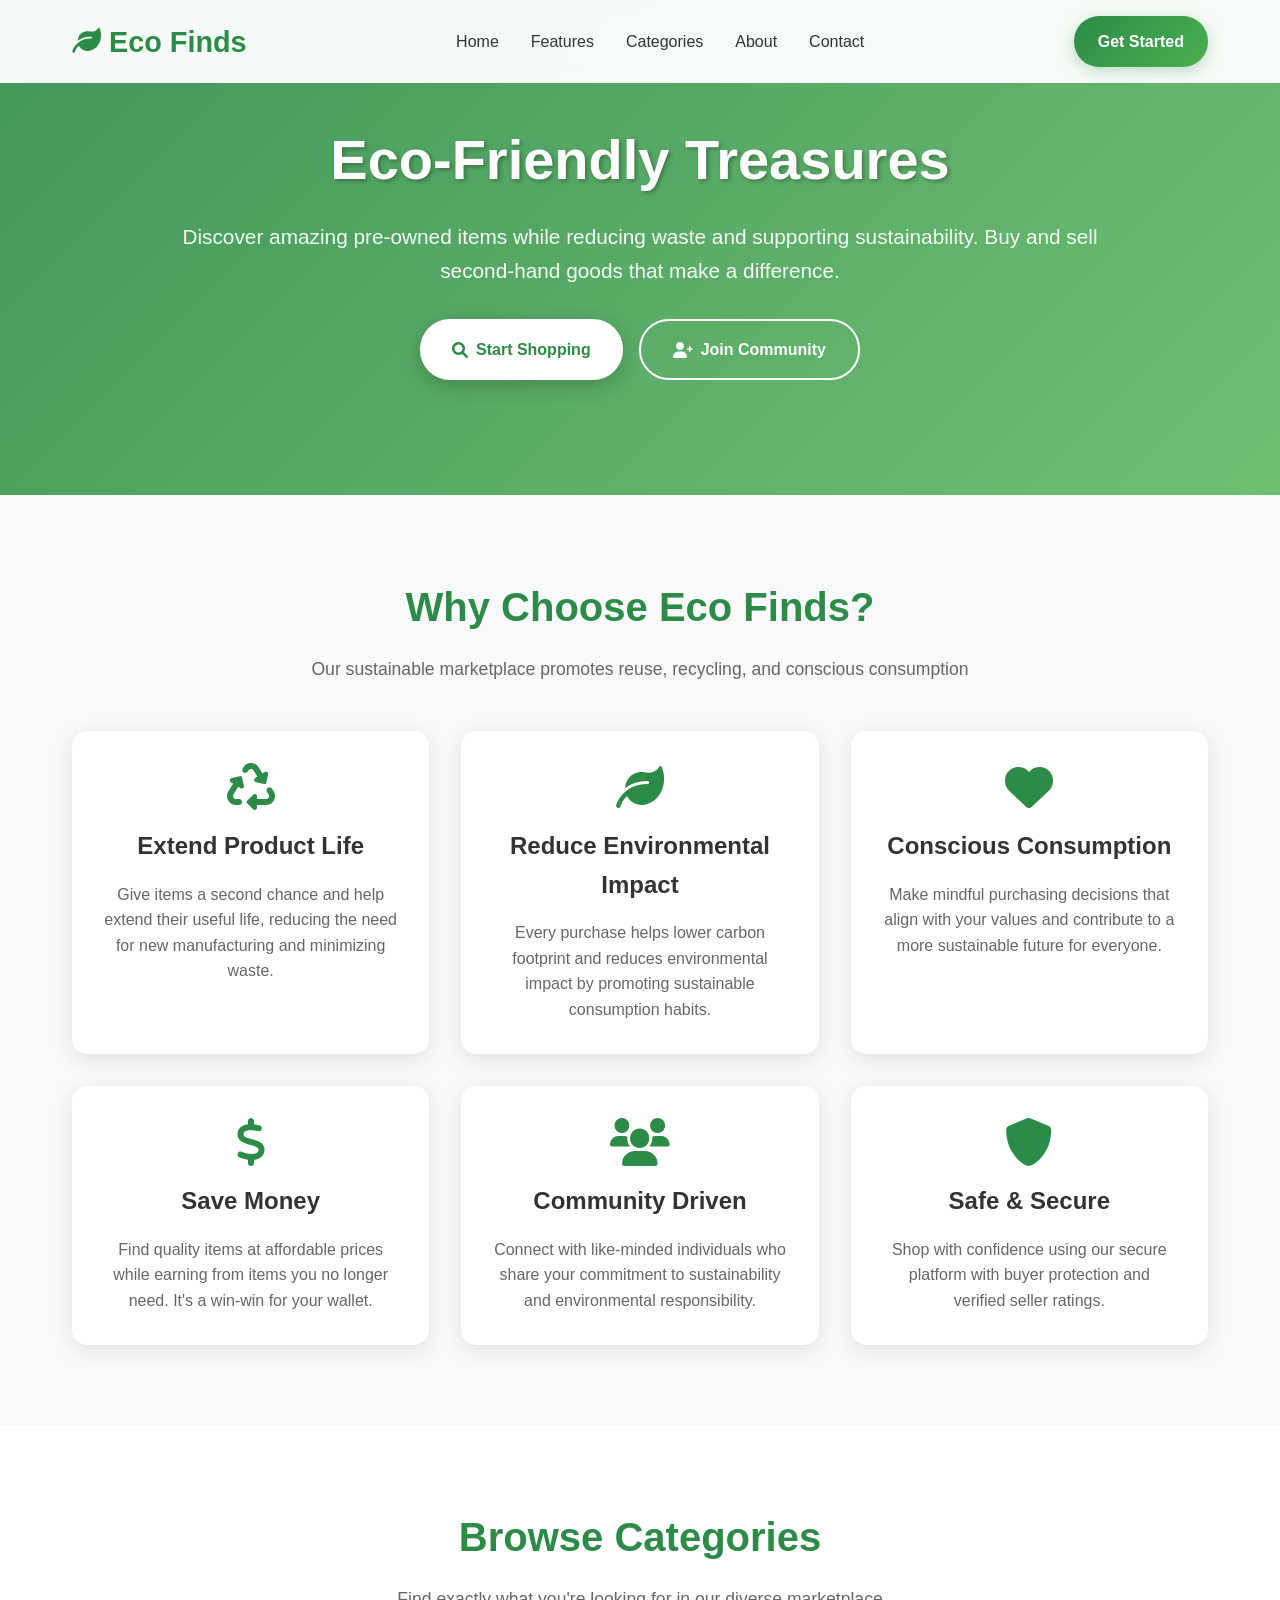
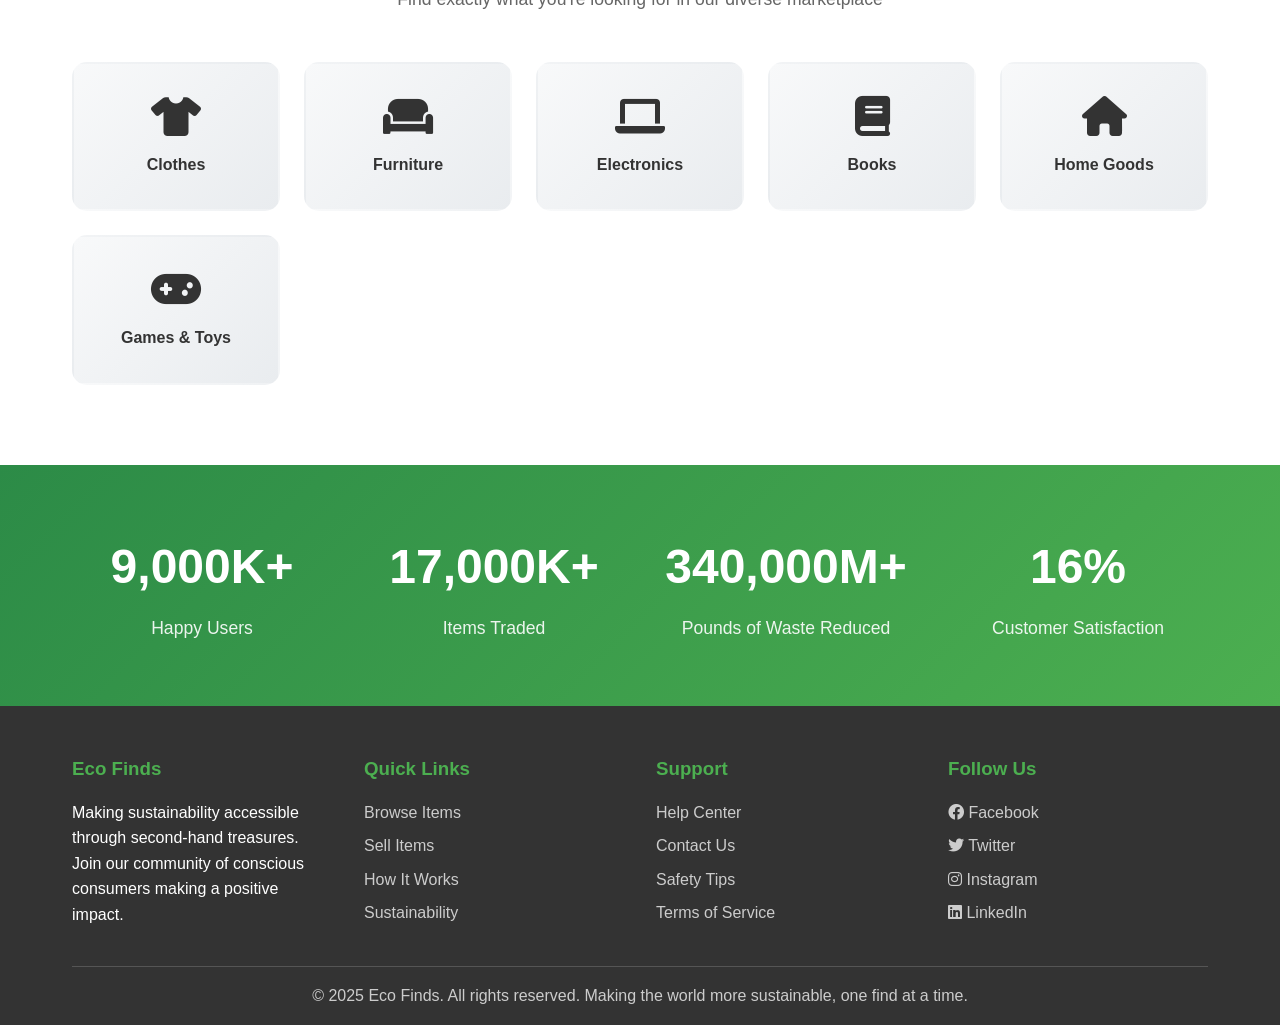
<file: index.html>
<!DOCTYPE html>
<html lang="en">
<head>
    <meta charset="UTF-8">
    <meta name="viewport" content="width=device-width, initial-scale=1.0">
    <title>Eco Finds - Sustainable Second-Hand Marketplace</title>
    
    <!-- External Libraries -->
    <link href="https://cdnjs.cloudflare.com/ajax/libs/font-awesome/6.0.0/css/all.min.css" rel="stylesheet">
    
    <!-- Link to your CSS file -->
    <link rel="stylesheet" href="styles.css">
</head>
<body>
    <!-- Header -->
    <header class="header">
        <nav class="nav-container">
            <div class="logo">
                <i class="fas fa-leaf"></i>
                Eco Finds
            </div>
            <ul class="nav-links">
                <li><a href="#home">Home</a></li>
                <li><a href="#features">Features</a></li>
                <li><a href="#categories">Categories</a></li>
                <li><a href="#about">About</a></li>
                <li><a href="#contact">Contact</a></li>
            </ul>
            <a href="#signup" class="cta-button" id="openModal">Get Started</a>
            <div class="mobile-toggle">
                <span></span>
                <span></span>
                <span></span>
            </div>
        </nav>
    </header>

    <!-- Hero Section -->
    <section class="hero" id="home">
        <div class="hero-content">
            <h1 class="floating">Eco-Friendly Treasures</h1>
            <p>Discover amazing pre-owned items while reducing waste and supporting sustainability. Buy and sell second-hand goods that make a difference.</p>
            <div class="hero-buttons">
                <a href="#browse" class="btn-primary">
                    <i class="fas fa-search"></i>
                    Start Shopping
                </a>
                <a href="#signup" class="btn-secondary" id="heroSignup">
                    <i class="fas fa-user-plus"></i>
                    Join Community
                </a>
            </div>
        </div>
    </section>

    <!-- Features Section -->
    <section class="features" id="features">
        <div class="container">
            <div class="section-title">
                <h2>Why Choose Eco Finds?</h2>
                <p>Our sustainable marketplace promotes reuse, recycling, and conscious consumption</p>
            </div>
            <div class="features-grid">
                <div class="feature-card">
                    <i class="fas fa-recycle feature-icon"></i>
                    <h3>Extend Product Life</h3>
                    <p>Give items a second chance and help extend their useful life, reducing the need for new manufacturing and minimizing waste.</p>
                </div>
                <div class="feature-card">
                    <i class="fas fa-leaf feature-icon"></i>
                    <h3>Reduce Environmental Impact</h3>
                    <p>Every purchase helps lower carbon footprint and reduces environmental impact by promoting sustainable consumption habits.</p>
                </div>
                <div class="feature-card">
                    <i class="fas fa-heart feature-icon"></i>
                    <h3>Conscious Consumption</h3>
                    <p>Make mindful purchasing decisions that align with your values and contribute to a more sustainable future for everyone.</p>
                </div>
                <div class="feature-card">
                    <i class="fas fa-dollar-sign feature-icon"></i>
                    <h3>Save Money</h3>
                    <p>Find quality items at affordable prices while earning from items you no longer need. It's a win-win for your wallet.</p>
                </div>
                <div class="feature-card">
                    <i class="fas fa-users feature-icon"></i>
                    <h3>Community Driven</h3>
                    <p>Connect with like-minded individuals who share your commitment to sustainability and environmental responsibility.</p>
                </div>
                <div class="feature-card">
                    <i class="fas fa-shield-alt feature-icon"></i>
                    <h3>Safe & Secure</h3>
                    <p>Shop with confidence using our secure platform with buyer protection and verified seller ratings.</p>
                </div>
            </div>
        </div>
    </section>

    <!-- Categories Section -->
    <section class="categories" id="categories">
        <div class="container">
            <div class="section-title">
                <h2>Browse Categories</h2>
                <p>Find exactly what you're looking for in our diverse marketplace</p>
            </div>
            <div class="categories-grid">
                <div class="category-item">
                    <i class="fas fa-tshirt category-icon"></i>
                    <h4>Clothes</h4>
                </div>
                <div class="category-item">
                <a href="furniture.html" style="text-decoration: none; color: inherit; display: block;">
                <i class="fas fa-couch category-icon"></i>
                <h4>Furniture</h4>
                </a>
                </div>
                <div class="category-item">
                    <i class="fas fa-laptop category-icon"></i>
                    <h4>Electronics</h4>
                </div>
                <div class="category-item">
                    <i class="fas fa-book category-icon"></i>
                    <h4>Books</h4>
                </div>
                <div class="category-item">
                    <i class="fas fa-home category-icon"></i>
                    <h4>Home Goods</h4>
                </div>
                <div class="category-item">
                    <i class="fas fa-gamepad category-icon"></i>
                    <h4>Games & Toys</h4>
                </div>
            </div>
        </div>
    </section>

    <!-- Stats Section -->
    <section class="stats">
        <div class="container">
            <div class="stats-grid">
                <div class="stat-item">
                    <h3>50K+</h3>
                    <p>Happy Users</p>
                </div>
                <div class="stat-item">
                    <h3>100K+</h3>
                    <p>Items Traded</p>
                </div>
                <div class="stat-item">
                    <h3>2M+</h3>
                    <p>Pounds of Waste Reduced</p>
                </div>
                <div class="stat-item">
                    <h3>95%</h3>
                    <p>Customer Satisfaction</p>
                </div>
            </div>
        </div>
    </section>

    <!-- Footer -->
    <footer class="footer">
        <div class="container">
            <div class="footer-content">
                <div class="footer-section">
                    <h3>Eco Finds</h3>
                    <p>Making sustainability accessible through second-hand treasures. Join our community of conscious consumers making a positive impact.</p>
                </div>
                <div class="footer-section">
                    <h3>Quick Links</h3>
                    <a href="#browse">Browse Items</a>
                    <a href="#sell">Sell Items</a>
                    <a href="#how-it-works">How It Works</a>
                    <a href="#sustainability">Sustainability</a>
                </div>
                <div class="footer-section">
                    <h3>Support</h3>
                    <a href="#help">Help Center</a>
                    <a href="#contact">Contact Us</a>
                    <a href="#safety">Safety Tips</a>
                    <a href="#terms">Terms of Service</a>
                </div>
                <div class="footer-section">
                    <h3>Follow Us</h3>
                    <a href="#"><i class="fab fa-facebook"></i> Facebook</a>
                    <a href="#"><i class="fab fa-twitter"></i> Twitter</a>
                    <a href="#"><i class="fab fa-instagram"></i> Instagram</a>
                    <a href="#"><i class="fab fa-linkedin"></i> LinkedIn</a>
                </div>
            </div>
            <div class="footer-bottom">
                <p>&copy; 2025 Eco Finds. All rights reserved. Making the world more sustainable, one find at a time.</p>
            </div>
        </div>
    </footer>

    <!-- Registration/Login Modal -->
    <div id="authModal" class="modal">
        <div class="modal-content">
            <span class="close-modal" id="closeModal">&times;</span>
            <div class="modal-header">
                <h2 id="modalTitle">Join Eco Finds</h2>
                <p id="modalSubtitle">Start your sustainable shopping journey today</p>
            </div>
            
            <div class="success-message" id="successMessage"></div>
            <div class="error-message" id="errorMessage"></div>
            
            <form class="auth-form" id="authForm">
                <!-- Google Sign-In Button -->
                <button type="button" class="google-signin-btn" id="googleSignIn">
                    <i class="fab fa-google"></i>
                    <span id="googleBtnText">Continue with Google</span>
                    <div class="loading-spinner" id="googleSpinner"></div>
                </button>
                
                <div class="divider">
                    <span>or</span>
                </div>
                
                <!-- Traditional Form -->
                <div class="form-group" id="nameGroup">
                    <label for="fullName">Full Name</label>
                    <input type="text" id="fullName" class="form-input" placeholder="Enter your full name" required>
                </div>
                
                <div class="form-group">
                    <label for="email">Email Address</label>
                    <input type="email" id="email" class="form-input" placeholder="Enter your email" required>
                </div>
                
                <div class="form-group">
                    <label for="password">Password</label>
                    <input type="password" id="password" class="form-input" placeholder="Create a password" required>
                </div>
                
                <div class="form-group" id="confirmPasswordGroup">
                    <label for="confirmPassword">Confirm Password</label>
                    <input type="password" id="confirmPassword" class="form-input" placeholder="Confirm your password" required>
                </div>
                
                <button type="submit" class="submit-btn" id="submitBtn">
                    <span id="submitBtnText">Create Account</span>
                    <div class="loading-spinner" id="formSpinner"></div>
                </button>
                
                <div class="auth-toggle">
                    <span id="toggleText">Already have an account?</span>
                    <a href="#" id="toggleMode">Sign In</a>
                </div>
            </form>
        </div>
    </div>

    <!-- Link to your JavaScript file -->
    <script src="script.js"></script>
</body>
</html>
</file>
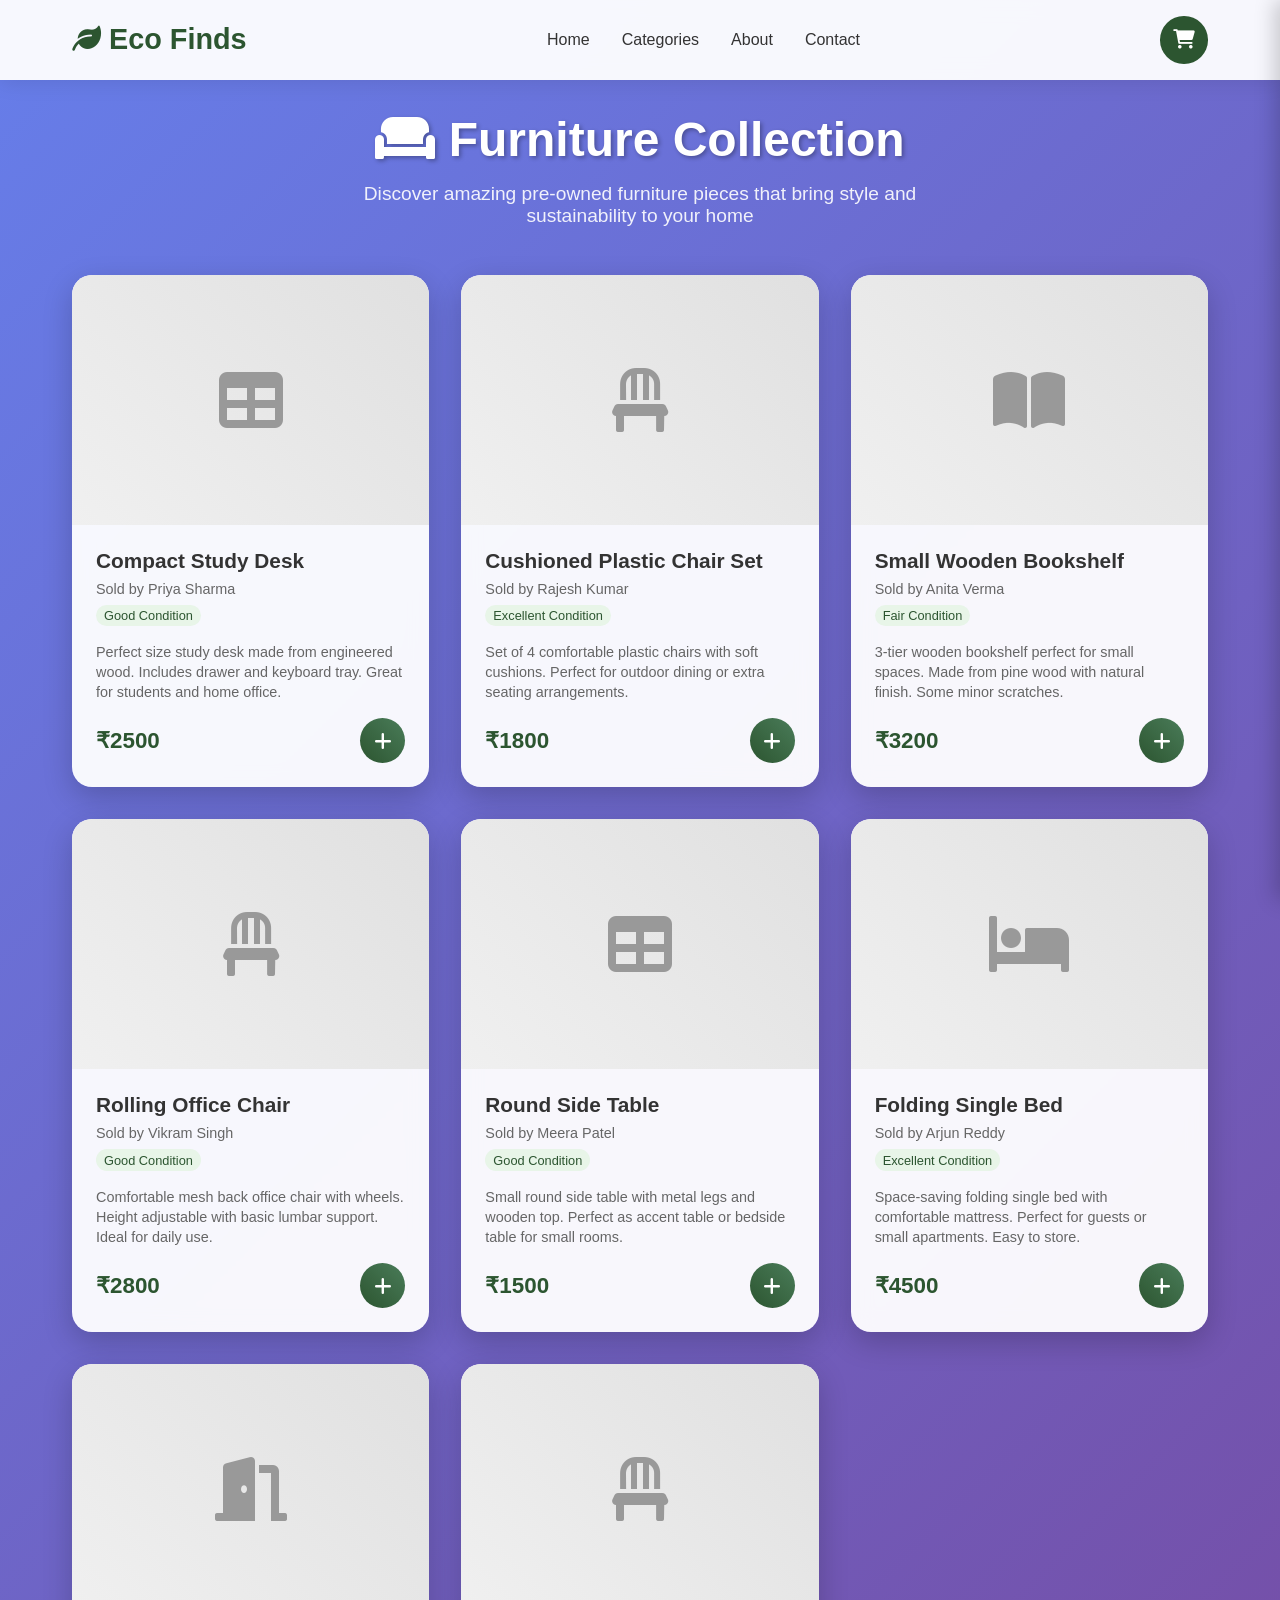
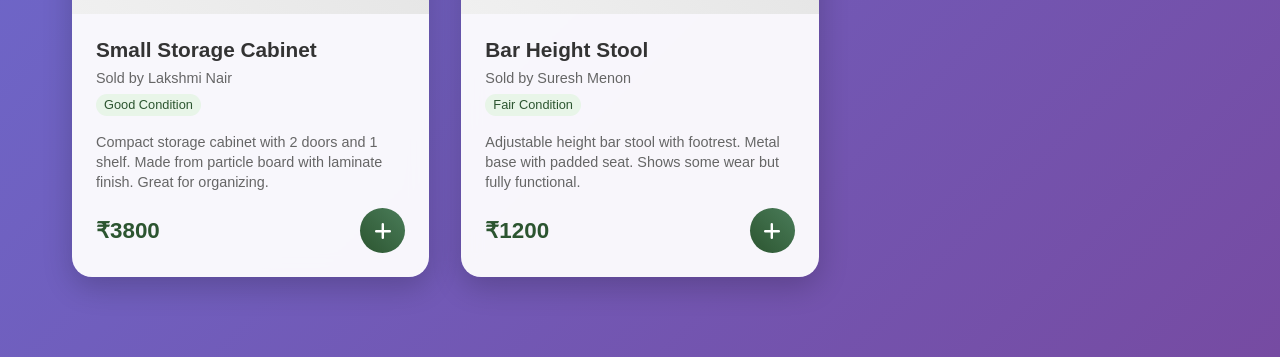
<file: furniture.html>
<!DOCTYPE html>
<html lang="en">
<head>
    <meta charset="UTF-8">
    <meta name="viewport" content="width=device-width, initial-scale=1.0">
    <title>Furniture - Eco Finds</title>
    
    <!-- External Libraries -->
    <link href="https://cdnjs.cloudflare.com/ajax/libs/font-awesome/6.0.0/css/all.min.css" rel="stylesheet">
    
    <style>
        * {
            margin: 0;
            padding: 0;
            box-sizing: border-box;
        }

        body {
            font-family: 'Segoe UI', Tahoma, Geneva, Verdana, sans-serif;
            background: linear-gradient(135deg, #667eea 0%, #764ba2 100%);
            min-height: 100vh;
            color: #333;
        }

        /* Header */
        .header {
            background: rgba(255, 255, 255, 0.95);
            backdrop-filter: blur(10px);
            padding: 1rem 0;
            box-shadow: 0 2px 20px rgba(0, 0, 0, 0.1);
            position: sticky;
            top: 0;
            z-index: 1000;
        }

        .nav-container {
            max-width: 1200px;
            margin: 0 auto;
            display: flex;
            justify-content: space-between;
            align-items: center;
            padding: 0 2rem;
        }

        .logo {
            font-size: 1.8rem;
            font-weight: bold;
            color: #2c5530;
            display: flex;
            align-items: center;
            gap: 0.5rem;
        }

        .nav-links {
            display: flex;
            list-style: none;
            gap: 2rem;
        }

        .nav-links a {
            text-decoration: none;
            color: #333;
            font-weight: 500;
            transition: color 0.3s ease;
        }

        .nav-links a:hover {
            color: #2c5530;
        }

        .cart-icon {
            position: relative;
            background: #2c5530;
            color: white;
            padding: 0.8rem;
            border-radius: 50%;
            cursor: pointer;
            transition: all 0.3s ease;
            border: none;
            font-size: 1.2rem;
        }

        .cart-icon:hover {
            background: #1e3a21;
            transform: scale(1.1);
        }

        .cart-count {
            position: absolute;
            top: -8px;
            right: -8px;
            background: #ff6b6b;
            color: white;
            border-radius: 50%;
            width: 24px;
            height: 24px;
            display: flex;
            align-items: center;
            justify-content: center;
            font-size: 0.8rem;
            font-weight: bold;
        }

        /* Main Content */
        .container {
            max-width: 1200px;
            margin: 0 auto;
            padding: 2rem;
        }

        .page-header {
            text-align: center;
            margin-bottom: 3rem;
            color: white;
        }

        .page-header h1 {
            font-size: 3rem;
            margin-bottom: 1rem;
            text-shadow: 2px 2px 4px rgba(0, 0, 0, 0.3);
        }

        .page-header p {
            font-size: 1.2rem;
            opacity: 0.9;
            max-width: 600px;
            margin: 0 auto;
        }

        /* Furniture Grid */
        .furniture-grid {
            display: grid;
            grid-template-columns: repeat(auto-fit, minmax(300px, 1fr));
            gap: 2rem;
            margin-bottom: 3rem;
        }

        .furniture-card {
            background: rgba(255, 255, 255, 0.95);
            backdrop-filter: blur(10px);
            border-radius: 20px;
            overflow: hidden;
            box-shadow: 0 10px 30px rgba(0, 0, 0, 0.2);
            transition: all 0.3s ease;
            position: relative;
        }

        .furniture-card:hover {
            transform: translateY(-10px);
            box-shadow: 0 20px 40px rgba(0, 0, 0, 0.3);
        }

        .furniture-image {
            height: 250px;
            background: linear-gradient(45deg, #f0f0f0, #e0e0e0);
            display: flex;
            align-items: center;
            justify-content: center;
            font-size: 4rem;
            color: #999;
            position: relative;
            overflow: hidden;
        }

        .furniture-image::before {
            content: '';
            position: absolute;
            top: 0;
            left: 0;
            right: 0;
            bottom: 0;
            background: linear-gradient(45deg, transparent 30%, rgba(255, 255, 255, 0.1) 50%, transparent 70%);
            transform: translateX(-100%);
            animation: shimmer 2s infinite;
        }

        @keyframes shimmer {
            0% { transform: translateX(-100%); }
            100% { transform: translateX(100%); }
        }

        .furniture-info {
            padding: 1.5rem;
        }

        .furniture-name {
            font-size: 1.3rem;
            font-weight: bold;
            color: #333;
            margin-bottom: 0.5rem;
        }

        .furniture-seller {
            color: #666;
            font-size: 0.9rem;
            margin-bottom: 0.5rem;
        }

        .furniture-condition {
            display: inline-block;
            background: #e8f5e8;
            color: #2c5530;
            padding: 0.2rem 0.5rem;
            border-radius: 12px;
            font-size: 0.8rem;
            margin-bottom: 1rem;
        }

        .furniture-description {
            color: #666;
            font-size: 0.9rem;
            line-height: 1.4;
            margin-bottom: 1rem;
        }

        .furniture-footer {
            display: flex;
            justify-content: space-between;
            align-items: center;
        }

        .furniture-price {
            font-size: 1.4rem;
            font-weight: bold;
            color: #2c5530;
        }

        .add-to-cart {
            background: linear-gradient(45deg, #2c5530, #4a7c59);
            color: white;
            border: none;
            padding: 0.8rem;
            border-radius: 50%;
            cursor: pointer;
            transition: all 0.3s ease;
            font-size: 1.2rem;
            width: 45px;
            height: 45px;
            display: flex;
            align-items: center;
            justify-content: center;
        }

        .add-to-cart:hover {
            background: linear-gradient(45deg, #1e3a21, #2c5530);
            transform: scale(1.1) rotate(90deg);
        }

        .add-to-cart:active {
            transform: scale(0.95);
        }

        /* Cart Sidebar */
        .cart-sidebar {
            position: fixed;
            top: 0;
            right: -400px;
            width: 400px;
            height: 100vh;
            background: rgba(255, 255, 255, 0.98);
            backdrop-filter: blur(20px);
            box-shadow: -5px 0 20px rgba(0, 0, 0, 0.2);
            z-index: 2000;
            transition: right 0.3s ease;
            overflow-y: auto;
        }

        .cart-sidebar.open {
            right: 0;
        }

        .cart-header {
            padding: 2rem;
            border-bottom: 1px solid #eee;
            display: flex;
            justify-content: space-between;
            align-items: center;
        }

        .cart-header h2 {
            color: #333;
            margin: 0;
        }

        .close-cart {
            background: none;
            border: none;
            font-size: 1.5rem;
            cursor: pointer;
            color: #666;
            transition: color 0.3s ease;
        }

        .close-cart:hover {
            color: #333;
        }

        .cart-items {
            padding: 1rem;
        }

        .cart-item {
            display: flex;
            align-items: center;
            gap: 1rem;
            padding: 1rem;
            border-bottom: 1px solid #f0f0f0;
            transition: background 0.3s ease;
        }

        .cart-item:hover {
            background: rgba(44, 85, 48, 0.05);
        }

        .cart-item-icon {
            width: 60px;
            height: 60px;
            background: linear-gradient(45deg, #f0f0f0, #e0e0e0);
            border-radius: 10px;
            display: flex;
            align-items: center;
            justify-content: center;
            color: #999;
            font-size: 1.5rem;
        }

        .cart-item-details {
            flex: 1;
        }

        .cart-item-name {
            font-weight: bold;
            color: #333;
            margin-bottom: 0.2rem;
        }

        .cart-item-price {
            color: #2c5530;
            font-weight: bold;
        }

        .remove-item {
            background: #ff6b6b;
            color: white;
            border: none;
            padding: 0.5rem;
            border-radius: 50%;
            cursor: pointer;
            transition: all 0.3s ease;
        }

        .remove-item:hover {
            background: #ff5252;
            transform: scale(1.1);
        }

        .cart-total {
            padding: 2rem;
            border-top: 2px solid #eee;
            background: rgba(44, 85, 48, 0.05);
        }

        .total-amount {
            font-size: 1.5rem;
            font-weight: bold;
            color: #2c5530;
            margin-bottom: 1rem;
        }

        .checkout-btn {
            width: 100%;
            background: linear-gradient(45deg, #2c5530, #4a7c59);
            color: white;
            border: none;
            padding: 1rem;
            border-radius: 10px;
            font-size: 1.1rem;
            font-weight: bold;
            cursor: pointer;
            transition: all 0.3s ease;
        }

        .checkout-btn:hover {
            background: linear-gradient(45deg, #1e3a21, #2c5530);
            transform: translateY(-2px);
        }

        .empty-cart {
            text-align: center;
            padding: 3rem 2rem;
            color: #666;
        }

        .empty-cart i {
            font-size: 4rem;
            color: #ddd;
            margin-bottom: 1rem;
        }

        /* Cart Overlay */
        .cart-overlay {
            position: fixed;
            top: 0;
            left: 0;
            width: 100%;
            height: 100%;
            background: rgba(0, 0, 0, 0.5);
            z-index: 1500;
            opacity: 0;
            visibility: hidden;
            transition: all 0.3s ease;
        }

        .cart-overlay.active {
            opacity: 1;
            visibility: visible;
        }

        /* Success Animation */
        .success-animation {
            position: fixed;
            top: 50%;
            left: 50%;
            transform: translate(-50%, -50%);
            background: rgba(44, 85, 48, 0.95);
            color: white;
            padding: 2rem;
            border-radius: 20px;
            text-align: center;
            z-index: 3000;
            opacity: 0;
            scale: 0;
            transition: all 0.3s ease;
        }

        .success-animation.show {
            opacity: 1;
            scale: 1;
        }

        .success-animation i {
            font-size: 3rem;
            margin-bottom: 1rem;
        }

        /* Responsive */
        @media (max-width: 768px) {
            .nav-links {
                display: none;
            }
            
            .cart-sidebar {
                width: 100%;
                right: -100%;
            }
            
            .furniture-grid {
                grid-template-columns: 1fr;
            }
            
            .page-header h1 {
                font-size: 2rem;
            }
        }
    </style>
</head>
<body>
    <!-- Header -->
    <header class="header">
        <nav class="nav-container">
            <div class="logo">
                <i class="fas fa-leaf"></i>
                Eco Finds
            </div>
            <ul class="nav-links">
                <li><a href="index.html">Home</a></li>
                <li><a href="#categories">Categories</a></li>
                <li><a href="#about">About</a></li>
                <li><a href="#contact">Contact</a></li>
            </ul>
            <button class="cart-icon" id="cartToggle">
                <i class="fas fa-shopping-cart"></i>
                <span class="cart-count" id="cartCount">0</span>
            </button>
        </nav>
    </header>

    <!-- Main Content -->
    <main class="container">
        <div class="page-header">
            <h1><i class="fas fa-couch"></i> Furniture Collection</h1>
            <p>Discover amazing pre-owned furniture pieces that bring style and sustainability to your home</p>
        </div>

        <!-- Furniture Grid -->
        <div class="furniture-grid" id="furnitureGrid">
            <!-- Furniture items will be populated by JavaScript -->
        </div>
    </main>

    <!-- Cart Sidebar -->
    <div class="cart-overlay" id="cartOverlay"></div>
    <div class="cart-sidebar" id="cartSidebar">
        <div class="cart-header">
            <h2><i class="fas fa-shopping-cart"></i> Your Cart</h2>
            <button class="close-cart" id="closeCart">&times;</button>
        </div>
        <div class="cart-items" id="cartItems">
            <div class="empty-cart" id="emptyCart">
                <i class="fas fa-shopping-cart"></i>
                <h3>Your cart is empty</h3>
                <p>Start adding some amazing furniture pieces!</p>
            </div>
        </div>
        <div class="cart-total" id="cartTotal" style="display: none;">
            <div class="total-amount">Total: ₹<span id="totalAmount">0</span></div>
            <button class="checkout-btn" id="checkoutBtn">
                <i class="fas fa-credit-card"></i> Proceed to Checkout
            </button>
        </div>
    </div>

    <!-- Success Animation -->
    <div class="success-animation" id="successAnimation">
        <i class="fas fa-check-circle"></i>
        <h3>Added to Cart!</h3>
        <p>Item successfully added to your cart</p>
    </div>

    <script>
        // Furniture data - Updated with prices under ₹5000
        const furnitureData = [
            {
                id: 1,
                name: "Compact Study Desk",
                seller: "Priya Sharma",
                price: 2500,
                condition: "Good",
                description: "Perfect size study desk made from engineered wood. Includes drawer and keyboard tray. Great for students and home office.",
                icon: "fas fa-table"
            },
            {
                id: 2,
                name: "Cushioned Plastic Chair Set",
                seller: "Rajesh Kumar",
                price: 1800,
                condition: "Excellent",
                description: "Set of 4 comfortable plastic chairs with soft cushions. Perfect for outdoor dining or extra seating arrangements.",
                icon: "fas fa-chair"
            },
            {
                id: 3,
                name: "Small Wooden Bookshelf",
                seller: "Anita Verma",
                price: 3200,
                condition: "Fair",
                description: "3-tier wooden bookshelf perfect for small spaces. Made from pine wood with natural finish. Some minor scratches.",
                icon: "fas fa-book-open"
            },
            {
                id: 4,
                name: "Rolling Office Chair",
                seller: "Vikram Singh",
                price: 2800,
                condition: "Good",
                description: "Comfortable mesh back office chair with wheels. Height adjustable with basic lumbar support. Ideal for daily use.",
                icon: "fas fa-chair"
            },
            {
                id: 5,
                name: "Round Side Table",
                seller: "Meera Patel",
                price: 1500,
                condition: "Good",
                description: "Small round side table with metal legs and wooden top. Perfect as accent table or bedside table for small rooms.",
                icon: "fas fa-table"
            },
            {
                id: 6,
                name: "Folding Single Bed",
                seller: "Arjun Reddy",
                price: 4500,
                condition: "Excellent",
                description: "Space-saving folding single bed with comfortable mattress. Perfect for guests or small apartments. Easy to store.",
                icon: "fas fa-bed"
            },
            {
                id: 7,
                name: "Small Storage Cabinet",
                seller: "Lakshmi Nair",
                price: 3800,
                condition: "Good",
                description: "Compact storage cabinet with 2 doors and 1 shelf. Made from particle board with laminate finish. Great for organizing.",
                icon: "fas fa-door-open"
            },
            {
                id: 8,
                name: "Bar Height Stool",
                seller: "Suresh Menon",
                price: 1200,
                condition: "Fair",
                description: "Adjustable height bar stool with footrest. Metal base with padded seat. Shows some wear but fully functional.",
                icon: "fas fa-chair"
            }
        ];

        // Cart functionality
        let cart = [];

        // DOM elements
        const furnitureGrid = document.getElementById('furnitureGrid');
        const cartToggle = document.getElementById('cartToggle');
        const cartSidebar = document.getElementById('cartSidebar');
        const cartOverlay = document.getElementById('cartOverlay');
        const closeCart = document.getElementById('closeCart');
        const cartCount = document.getElementById('cartCount');
        const cartItems = document.getElementById('cartItems');
        const emptyCart = document.getElementById('emptyCart');
        const cartTotal = document.getElementById('cartTotal');
        const totalAmount = document.getElementById('totalAmount');
        const successAnimation = document.getElementById('successAnimation');

        // Initialize the page
        function init() {
            renderFurniture();
            updateCartDisplay();
        }

        // Render furniture items
        function renderFurniture() {
            furnitureGrid.innerHTML = furnitureData.map(item => `
                <div class="furniture-card">
                    <div class="furniture-image">
                        <i class="${item.icon}"></i>
                    </div>
                    <div class="furniture-info">
                        <h3 class="furniture-name">${item.name}</h3>
                        <p class="furniture-seller">Sold by ${item.seller}</p>
                        <span class="furniture-condition">${item.condition} Condition</span>
                        <p class="furniture-description">${item.description}</p>
                        <div class="furniture-footer">
                            <span class="furniture-price">₹${item.price}</span>
                            <button class="add-to-cart" onclick="addToCart(${item.id})">
                                <i class="fas fa-plus"></i>
                            </button>
                        </div>
                    </div>
                </div>
            `).join('');
        }

        // Add item to cart
        function addToCart(itemId) {
            const item = furnitureData.find(f => f.id === itemId);
            const existingItem = cart.find(c => c.id === itemId);
            
            if (existingItem) {
                existingItem.quantity += 1;
            } else {
                cart.push({...item, quantity: 1});
            }
            
            updateCartDisplay();
            showSuccessAnimation();
        }

        // Remove item from cart
        function removeFromCart(itemId) {
            cart = cart.filter(item => item.id !== itemId);
            updateCartDisplay();
        }

        // Update cart display
        function updateCartDisplay() {
            // Update cart count
            const totalItems = cart.reduce((sum, item) => sum + item.quantity, 0);
            cartCount.textContent = totalItems;
            cartCount.style.display = totalItems > 0 ? 'flex' : 'none';

            // Update cart items
            if (cart.length === 0) {
                cartItems.innerHTML = `
                    <div class="empty-cart">
                        <i class="fas fa-shopping-cart"></i>
                        <h3>Your cart is empty</h3>
                        <p>Start adding some amazing furniture pieces!</p>
                    </div>
                `;
                cartTotal.style.display = 'none';
            } else {
                cartItems.innerHTML = cart.map(item => `
                    <div class="cart-item">
                        <div class="cart-item-icon">
                            <i class="${item.icon}"></i>
                        </div>
                        <div class="cart-item-details">
                            <div class="cart-item-name">${item.name}</div>
                            <div class="cart-item-price">₹${item.price} x ${item.quantity}</div>
                        </div>
                        <button class="remove-item" onclick="removeFromCart(${item.id})">
                            <i class="fas fa-trash"></i>
                        </button>
                    </div>
                `).join('');

                // Calculate total
                const total = cart.reduce((sum, item) => sum + (item.price * item.quantity), 0);
                totalAmount.textContent = total.toLocaleString('en-IN');
                cartTotal.style.display = 'block';
            }
        }

        // Show success animation
        function showSuccessAnimation() {
            successAnimation.classList.add('show');
            setTimeout(() => {
                successAnimation.classList.remove('show');
            }, 2000);
        }

        // Toggle cart sidebar
        function toggleCart() {
            cartSidebar.classList.toggle('open');
            cartOverlay.classList.toggle('active');
        }

        // Event listeners
        cartToggle.addEventListener('click', toggleCart);
        closeCart.addEventListener('click', toggleCart);
        cartOverlay.addEventListener('click', toggleCart);

        // Checkout functionality
        document.getElementById('checkoutBtn').addEventListener('click', () => {
            alert('Checkout functionality would be implemented here!');
        });

        // Initialize the page
        init();
    </script>
</body>
</html>
</file>
<file: styles.css>
/* Reset and Base Styles */
* {
    margin: 0;
    padding: 0;
    box-sizing: border-box;
}

body {
    font-family: 'Segoe UI', Tahoma, Geneva, Verdana, sans-serif;
    line-height: 1.6;
    color: #333;
    overflow-x: hidden;
}

/* Header */
.header {
    position: fixed;
    top: 0;
    width: 100%;
    background: rgba(255, 255, 255, 0.95);
    backdrop-filter: blur(10px);
    padding: 1rem 0;
    z-index: 1000;
    transition: all 0.3s ease;
}

.nav-container {
    max-width: 1200px;
    margin: 0 auto;
    display: flex;
    justify-content: space-between;
    align-items: center;
    padding: 0 2rem;
}

.logo {
    font-size: 1.8rem;
    font-weight: bold;
    color: #2c8b47;
    display: flex;
    align-items: center;
    gap: 0.5rem;
}

.nav-links {
    display: flex;
    list-style: none;
    gap: 2rem;
}

.nav-links a {
    text-decoration: none;
    color: #333;
    font-weight: 500;
    transition: color 0.3s ease;
    position: relative;
}

.nav-links a:hover {
    color: #2c8b47;
}

.nav-links a::after {
    content: '';
    position: absolute;
    bottom: -5px;
    left: 0;
    width: 0;
    height: 2px;
    background: #2c8b47;
    transition: width 0.3s ease;
}

.nav-links a:hover::after {
    width: 100%;
}

.cta-button {
    background: linear-gradient(135deg, #2c8b47, #4caf50);
    color: white;
    padding: 0.8rem 1.5rem;
    text-decoration: none;
    border-radius: 25px;
    font-weight: 600;
    transition: all 0.3s ease;
    box-shadow: 0 4px 15px rgba(44, 139, 71, 0.3);
    cursor: pointer;
    border: none;
}

.cta-button:hover {
    transform: translateY(-2px);
    box-shadow: 0 8px 25px rgba(44, 139, 71, 0.4);
}

/* Hero Section */
.hero {
    height: 55vh;
    background: linear-gradient(135deg, rgba(44, 139, 71, 0.9), rgba(76, 175, 80, 0.8)), 
                url('data:image/svg+xml,<svg xmlns="http://www.w3.org/2000/svg" viewBox="0 0 100 100"><defs><pattern id="grid" width="10" height="10" patternUnits="userSpaceOnUse"><path d="M 10 0 L 0 0 0 10" fill="none" stroke="rgba(255,255,255,0.1)" stroke-width="0.5"/></pattern></defs><rect width="60" height="60" fill="url(%23grid)"/></svg>');
    display: flex;

    align-items: center;
    justify-content: center;
    text-align: center;
    color: white;
    position: relative;
    overflow: hidden;
}

.hero-content {
    max-width: 1000px;
    padding: 0 2rem;
    animation: fadeInUp 1s ease;
}

.hero h1 {
    font-size: 3.5rem;
    margin-bottom: 1rem;
    font-weight: 700;
    text-shadow: 2px 2px 4px rgba(0,0,0,0.3);
}

.hero p {
    font-size: 1.3rem;
    margin-bottom: 2rem;
    opacity: 0.95;
}

.hero-buttons {
    display: flex;
    gap: 1rem;
    justify-content: center;
    flex-wrap: wrap;
}

.btn-primary, .btn-secondary {
    padding: 1rem 2rem;
    text-decoration: none;
    border-radius: 30px;
    font-weight: 600;
    transition: all 0.3s ease;
    display: inline-flex;
    align-items: center;
    gap: 0.5rem;
    cursor: pointer;
}

.btn-primary {
    background: white;
    color: #2c8b47;
    box-shadow: 0 6px 20px rgba(0,0,0,0.2);
}

.btn-primary:hover {
    transform: translateY(-3px);
    box-shadow: 0 10px 30px rgba(0,0,0,0.3);
}

.btn-secondary {
    background: transparent;
    color: white;
    border: 2px solid white;
}

.btn-secondary:hover {
    background: white;
    color: #2c8b47;
    transform: translateY(-3px);
}

/* Container */
.container {
    max-width: 1200px;
    margin: 0 auto;
    padding: 0 2rem;
}

/* Section Title */
.section-title {
    text-align: center;
    margin-bottom: 3rem;
}

.section-title h2 {
    font-size: 2.5rem;
    color: #2c8b47;
    margin-bottom: 1rem;
}

.section-title p {
    font-size: 1.1rem;
    color: #666;
}

/* Features Section */
.features {
    padding: 5rem 0;
    background: #f8f9fa;
}

.features-grid {
    display: grid;
    grid-template-columns: repeat(auto-fit, minmax(300px, 1fr));
    gap: 2rem;
}

.feature-card {
    background: white;
    padding: 2rem;
    border-radius: 15px;
    text-align: center;
    box-shadow: 0 5px 20px rgba(0,0,0,0.1);
    transition: all 0.3s ease;
    position: relative;
    overflow: hidden;
}

.feature-card::before {
    content: '';
    position: absolute;
    top: 0;
    left: -100%;
    width: 100%;
    height: 3px;
    background: linear-gradient(90deg, #2c8b47, #4caf50);
    transition: left 0.3s ease;
}

.feature-card:hover::before {
    left: 0;
}

.feature-card:hover {
    transform: translateY(-10px);
    box-shadow: 0 15px 40px rgba(0,0,0,0.15);
}

.feature-icon {
    font-size: 3rem;
    color: #2c8b47;
    margin-bottom: 1rem;
    display: inline-block;
    transition: transform 0.3s ease;
}

.feature-card:hover .feature-icon {
    transform: scale(1.1);
}

.feature-card h3 {
    font-size: 1.5rem;
    margin-bottom: 1rem;
    color: #333;
}

.feature-card p {
    color: #666;
    line-height: 1.6;
}

/* Categories Section */
.categories {
    padding: 5rem 0;
    background: white;
}

.categories-grid {
    display: grid;
    grid-template-columns: repeat(auto-fit, minmax(200px, 1fr));
    gap: 1.5rem;
    margin-top: 2rem;
}

.category-item {
    background: linear-gradient(135deg, #f8f9fa, #e9ecef);
    padding: 2rem 1rem;
    border-radius: 15px;
    text-align: center;
    transition: all 0.3s ease;
    cursor: pointer;
    border: 2px solid transparent;
}

.category-item:hover {
    border-color: #2c8b47;
    transform: translateY(-5px);
    background: linear-gradient(135deg, #2c8b47, #4caf50);
    color: white;
}

.category-icon {
    font-size: 2.5rem;
    margin-bottom: 1rem;
    display: block;
}

/* Stats Section */
.stats {
    background: linear-gradient(135deg, #2c8b47, #4caf50);
    color: white;
    padding: 4rem 0;
}

.stats-grid {
    display: grid;
    grid-template-columns: repeat(auto-fit, minmax(200px, 1fr));
    gap: 2rem;
    text-align: center;
}

.stat-item h3 {
    font-size: 3rem;
    margin-bottom: 0.5rem;
    font-weight: bold;
}

.stat-item p {
    font-size: 1.1rem;
    opacity: 0.9;
}

/* Footer */
.footer {
    background: #333;
    color: white;
    padding: 3rem 0 1rem;
}

.footer-content {
    display: grid;
    grid-template-columns: repeat(auto-fit, minmax(250px, 1fr));
    gap: 2rem;
    margin-bottom: 2rem;
}

.footer-section h3 {
    margin-bottom: 1rem;
    color: #4caf50;
}

.footer-section a {
    color: #ccc;
    text-decoration: none;
    display: block;
    margin-bottom: 0.5rem;
    transition: color 0.3s ease;
}

.footer-section a:hover {
    color: #4caf50;
}

.footer-bottom {
    border-top: 1px solid #555;
    padding-top: 1rem;
    text-align: center;
    color: #ccc;
}

/* Modal Styles */
.modal {
    display: none;
    position: fixed;
    z-index: 2000;
    left: 0;
    top: 0;
    width: 100%;
    height: 100%;
    background-color: rgba(0, 0, 0, 0.7);
    backdrop-filter: blur(5px);
    opacity: 0;
    transition: all 0.3s ease;
}

.modal.show {
    display: flex;
    align-items: center;
    justify-content: center;
    opacity: 1;
}

.modal-content {
    background: white;
    border-radius: 20px;
    padding: 2rem;
    max-width: 450px;
    width: 90%;
    position: relative;
    transform: translateY(-50px);
    transition: transform 0.3s ease;
    box-shadow: 0 20px 60px rgba(0, 0, 0, 0.3);
}

.modal.show .modal-content {
    transform: translateY(0);
}

.modal-header {
    text-align: center;
    margin-bottom: 2rem;
}

.modal-header h2 {
    color: #2c8b47;
    font-size: 2rem;
    margin-bottom: 0.5rem;
}

.modal-header p {
    color: #666;
    font-size: 1rem;
}

.close-modal {
    position: absolute;
    top: 15px;
    right: 20px;
    font-size: 2rem;
    color: #999;
    cursor: pointer;
    transition: color 0.3s ease;
}

.close-modal:hover {
    color: #333;
}

/* Form Styles */
.auth-form {
    display: flex;
    flex-direction: column;
    gap: 1.5rem;
}

.form-group {
    display: flex;
    flex-direction: column;
}

.form-group label {
    margin-bottom: 0.5rem;
    color: #333;
    font-weight: 500;
}

.form-input {
    padding: 1rem;
    border: 2px solid #e0e0e0;
    border-radius: 10px;
    font-size: 1rem;
    transition: all 0.3s ease;
    background: #f8f9fa;
}

.form-input:focus {
    outline: none;
    border-color: #2c8b47;
    background: white;
    box-shadow: 0 0 0 3px rgba(44, 139, 71, 0.1);
}

.google-signin-btn {
    background: #4285f4;
    color: white;
    border: none;
    padding: 1rem;
    border-radius: 10px;
    font-size: 1rem;
    font-weight: 600;
    cursor: pointer;
    display: flex;
    align-items: center;
    justify-content: center;
    gap: 0.5rem;
    transition: all 0.3s ease;
    margin-bottom: 1rem;
}

.google-signin-btn:hover {
    background: #3367d6;
    transform: translateY(-2px);
    box-shadow: 0 5px 15px rgba(66, 133, 244, 0.3);
}

.divider {
    display: flex;
    align-items: center;
    text-align: center;
    margin: 1rem 0;
    color: #999;
}

.divider::before,
.divider::after {
    content: '';
    flex: 1;
    height: 1px;
    background: #e0e0e0;
}

.divider span {
    padding: 0 1rem;
    background: white;
}

.submit-btn {
    background: linear-gradient(135deg, #2c8b47, #4caf50);
    color: white;
    border: none;
    padding: 1rem;
    border-radius: 10px;
    font-size: 1rem;
    font-weight: 600;
    cursor: pointer;
    transition: all 0.3s ease;
    display: flex;
    align-items: center;
    justify-content: center;
    gap: 0.5rem;
}

.submit-btn:hover {
    transform: translateY(-2px);
    box-shadow: 0 8px 20px rgba(44, 139, 71, 0.3);
}

.submit-btn:disabled {
    background: #ccc;
    cursor: not-allowed;
    transform: none;
    box-shadow: none;
}

.auth-toggle {
    text-align: center;
    margin-top: 1rem;
    color: #666;
}

.auth-toggle a {
    color: #2c8b47;
    text-decoration: none;
    font-weight: 600;
}

.auth-toggle a:hover {
    text-decoration: underline;
}

.loading-spinner {
    display: none;
    width: 20px;
    height: 20px;
    border: 2px solid #ffffff;
    border-top: 2px solid transparent;
    border-radius: 50%;
    animation: spin 1s linear infinite;
}

.success-message {
    background: #d4edda;
    color: #155724;
    padding: 1rem;
    border-radius: 10px;
    margin-bottom: 1rem;
    display: none;
    border: 1px solid #c3e6cb;
}

.error-message {
    background: #f8d7da;
    color: #721c24;
    padding: 1rem;
    border-radius: 10px;
    margin-bottom: 1rem;
    display: none;
    border: 1px solid #f5c6cb;
}

/* Animations */
@keyframes fadeInUp {
    from {
        opacity: 0;
        transform: translateY(30px);
    }
    to {
        opacity: 1;
        transform: translateY(0);
    }
}

@keyframes floating {
    0%, 100% { 
        transform: translateY(0px); 
    }
    50% { 
        transform: translateY(-10px); 
    }
}

.floating {
    animation: floating 3s ease-in-out infinite;
}

@keyframes spin {
    0% { 
        transform: rotate(0deg); 
    }
    100% { 
        transform: rotate(360deg); 
    }
}

/* Mobile Menu Toggle */
.mobile-toggle {
    display: none;
    flex-direction: column;
    cursor: pointer;
}

.mobile-toggle span {
    width: 25px;
    height: 3px;
    background: #333;
    margin: 3px 0;
    transition: 0.3s;
}

/* Responsive Design */
@media (max-width: 768px) {
    .mobile-toggle {
        display: flex;
    }
    
    .nav-links {
        display: none;
        position: absolute;
        top: 100%;
        left: 0;
        width: 100%;
        background: white;
        padding: 1rem;
        box-shadow: 0 5px 20px rgba(0,0,0,0.1);
        flex-direction: column;
        gap: 1rem;
    }

    .hero h1 {
        font-size: 2.5rem;
    }

    .hero-buttons {
        flex-direction: column;
        align-items: center;
    }

    .features-grid {
        grid-template-columns: 1fr;
    }
    
    .modal-content {
        margin: 1rem;
        padding: 1.5rem;
    }
    
    .categories-grid {
        grid-template-columns: repeat(auto-fit, minmax(150px, 1fr));
    }
    
    .stats-grid {
        grid-template-columns: repeat(2, 1fr);
    }
    
    .footer-content {
        grid-template-columns: 1fr;
    }
}
</file>
